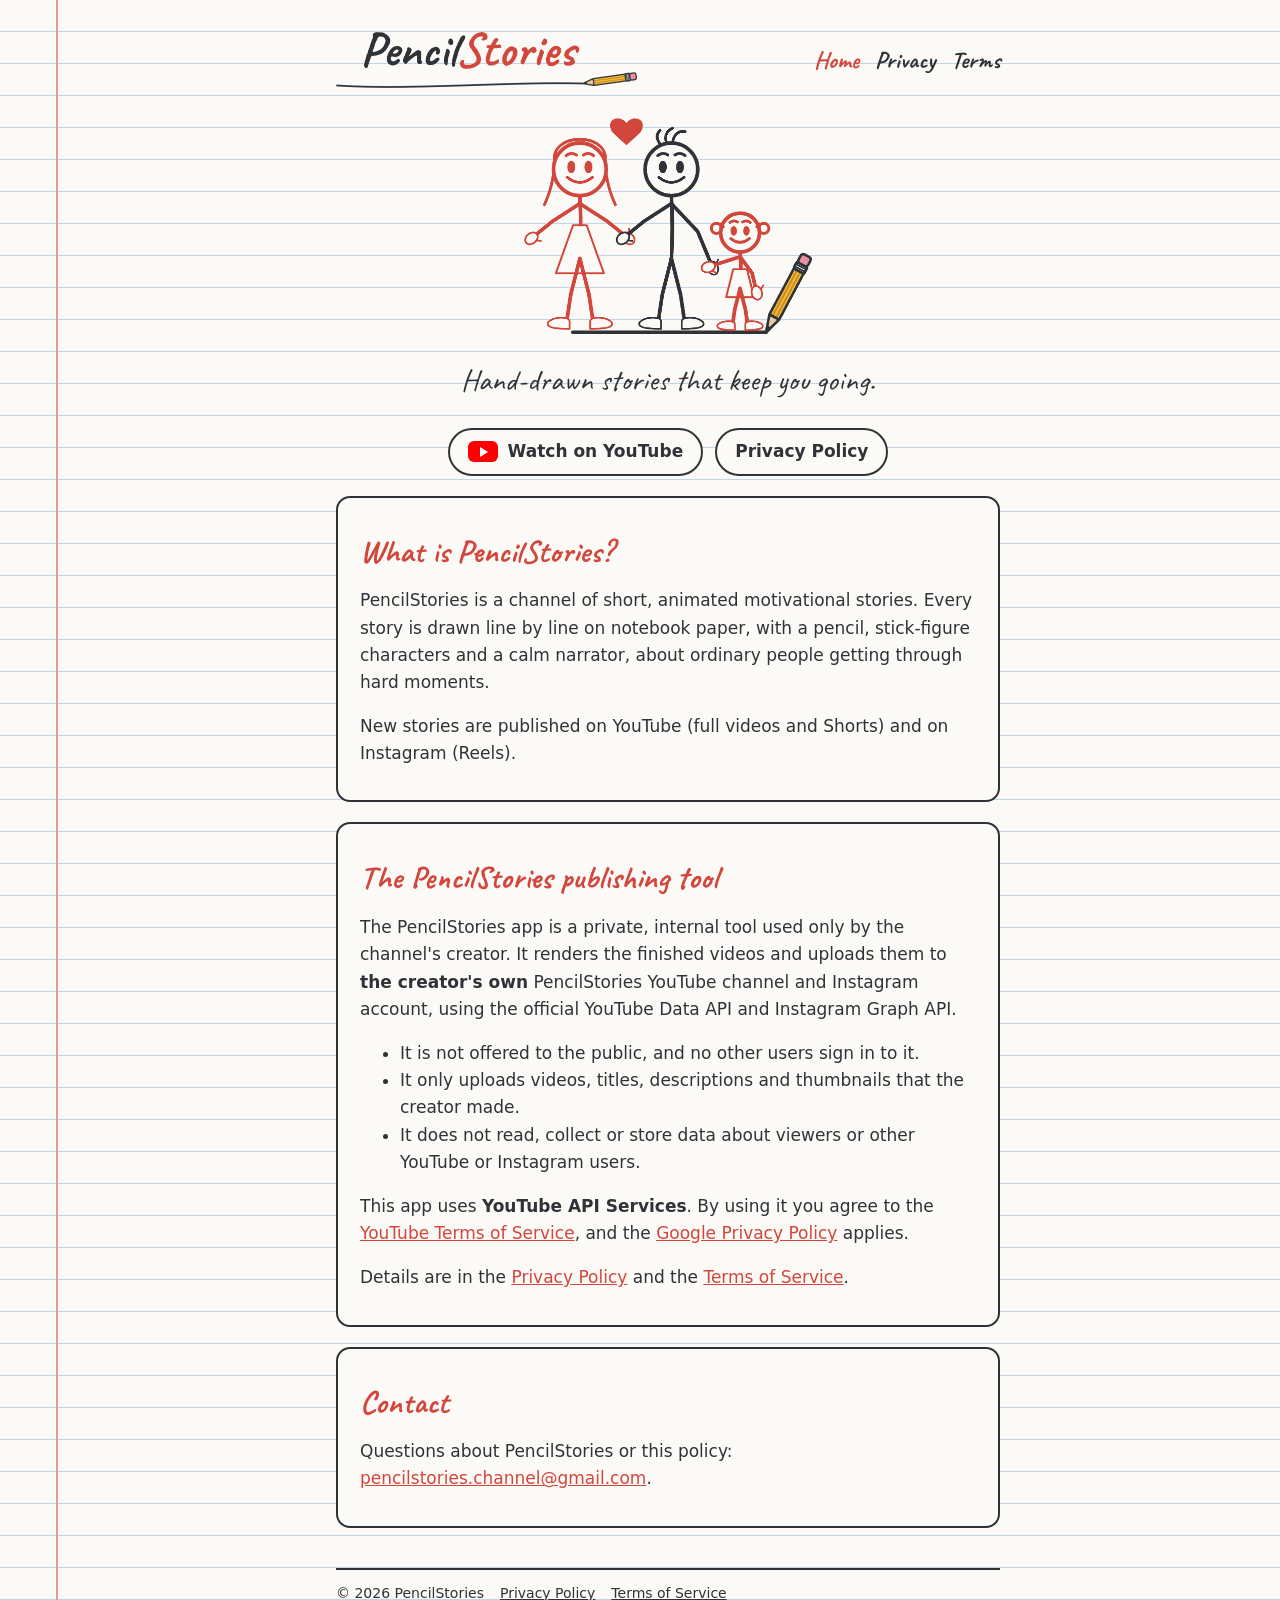
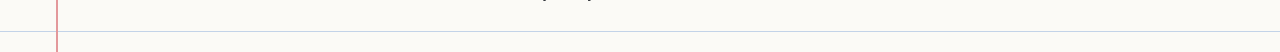
<file: index.html>
<!doctype html>
<html lang="en">
<head>
  <meta charset="utf-8">
  <meta name="viewport" content="width=device-width, initial-scale=1">
  <title>PencilStories</title>
  <meta name="description" content="PencilStories: hand-drawn stories that keep you going. Short animated motivational stories for YouTube and Instagram.">
  <link rel="icon" type="image/png" href="assets/favicon.png">
  <link rel="preconnect" href="https://fonts.googleapis.com">
  <link rel="preconnect" href="https://fonts.gstatic.com" crossorigin>
  <link href="https://fonts.googleapis.com/css2?family=Caveat:wght@500;700&display=swap" rel="stylesheet">
  <link rel="stylesheet" href="style.css?v=4">
</head>
<body>
<div class="wrap">
  <header>
    <a class="brand" href="./"><img src="assets/logo-wordmark.png" alt="PencilStories"></a>
    <nav><a href="./" aria-current="page">Home</a><a href="privacy.html">Privacy</a><a href="terms.html">Terms</a></nav>
  </header>

  <div class="hero"><img src="assets/family.png" alt="PencilStories logo: a hand-drawn stick-figure family holding hands"></div>
  <p class="tagline">Hand-drawn stories that keep you going.</p>
  <div class="links">
    <a class="btn yt" href="https://www.youtube.com/@pencilstorieschannel"><span class="yt-play" aria-hidden="true"></span>Watch on YouTube</a>
    <a class="btn" href="privacy.html">Privacy Policy</a>
  </div>

  <div class="card">
    <h2>What is PencilStories?</h2>
    <p>PencilStories is a channel of short, animated motivational stories. Every story is drawn line by line on notebook paper, with a pencil, stick-figure characters and a calm narrator, about ordinary people getting through hard moments.</p>
    <p>New stories are published on YouTube (full videos and Shorts) and on Instagram (Reels).</p>
  </div>

  <div class="card">
    <h2>The PencilStories publishing tool</h2>
    <p>The PencilStories app is a private, internal tool used only by the channel's creator. It renders the finished videos and uploads them to <strong>the creator's own</strong> PencilStories YouTube channel and Instagram account, using the official YouTube Data API and Instagram Graph API.</p>
    <ul>
      <li>It is not offered to the public, and no other users sign in to it.</li>
      <li>It only uploads videos, titles, descriptions and thumbnails that the creator made.</li>
      <li>It does not read, collect or store data about viewers or other YouTube or Instagram users.</li>
    </ul>
    <p>This app uses <strong>YouTube API Services</strong>. By using it you agree to the <a href="https://www.youtube.com/t/terms">YouTube Terms of Service</a>, and the <a href="https://policies.google.com/privacy">Google Privacy Policy</a> applies.</p>
    <p>Details are in the <a href="privacy.html">Privacy Policy</a> and the <a href="terms.html">Terms of Service</a>.</p>
  </div>

  <div class="card">
    <h2>Contact</h2>
    <p>Questions about PencilStories or this policy: <a href="mailto:pencilstories.channel@gmail.com">pencilstories.channel@gmail.com</a>.</p>
  </div>

  <footer>
    <span>&copy; 2026 PencilStories</span>
    <a href="privacy.html">Privacy Policy</a>
    <a href="terms.html">Terms of Service</a>
  </footer>
</div>
</body>
</html>
</file>
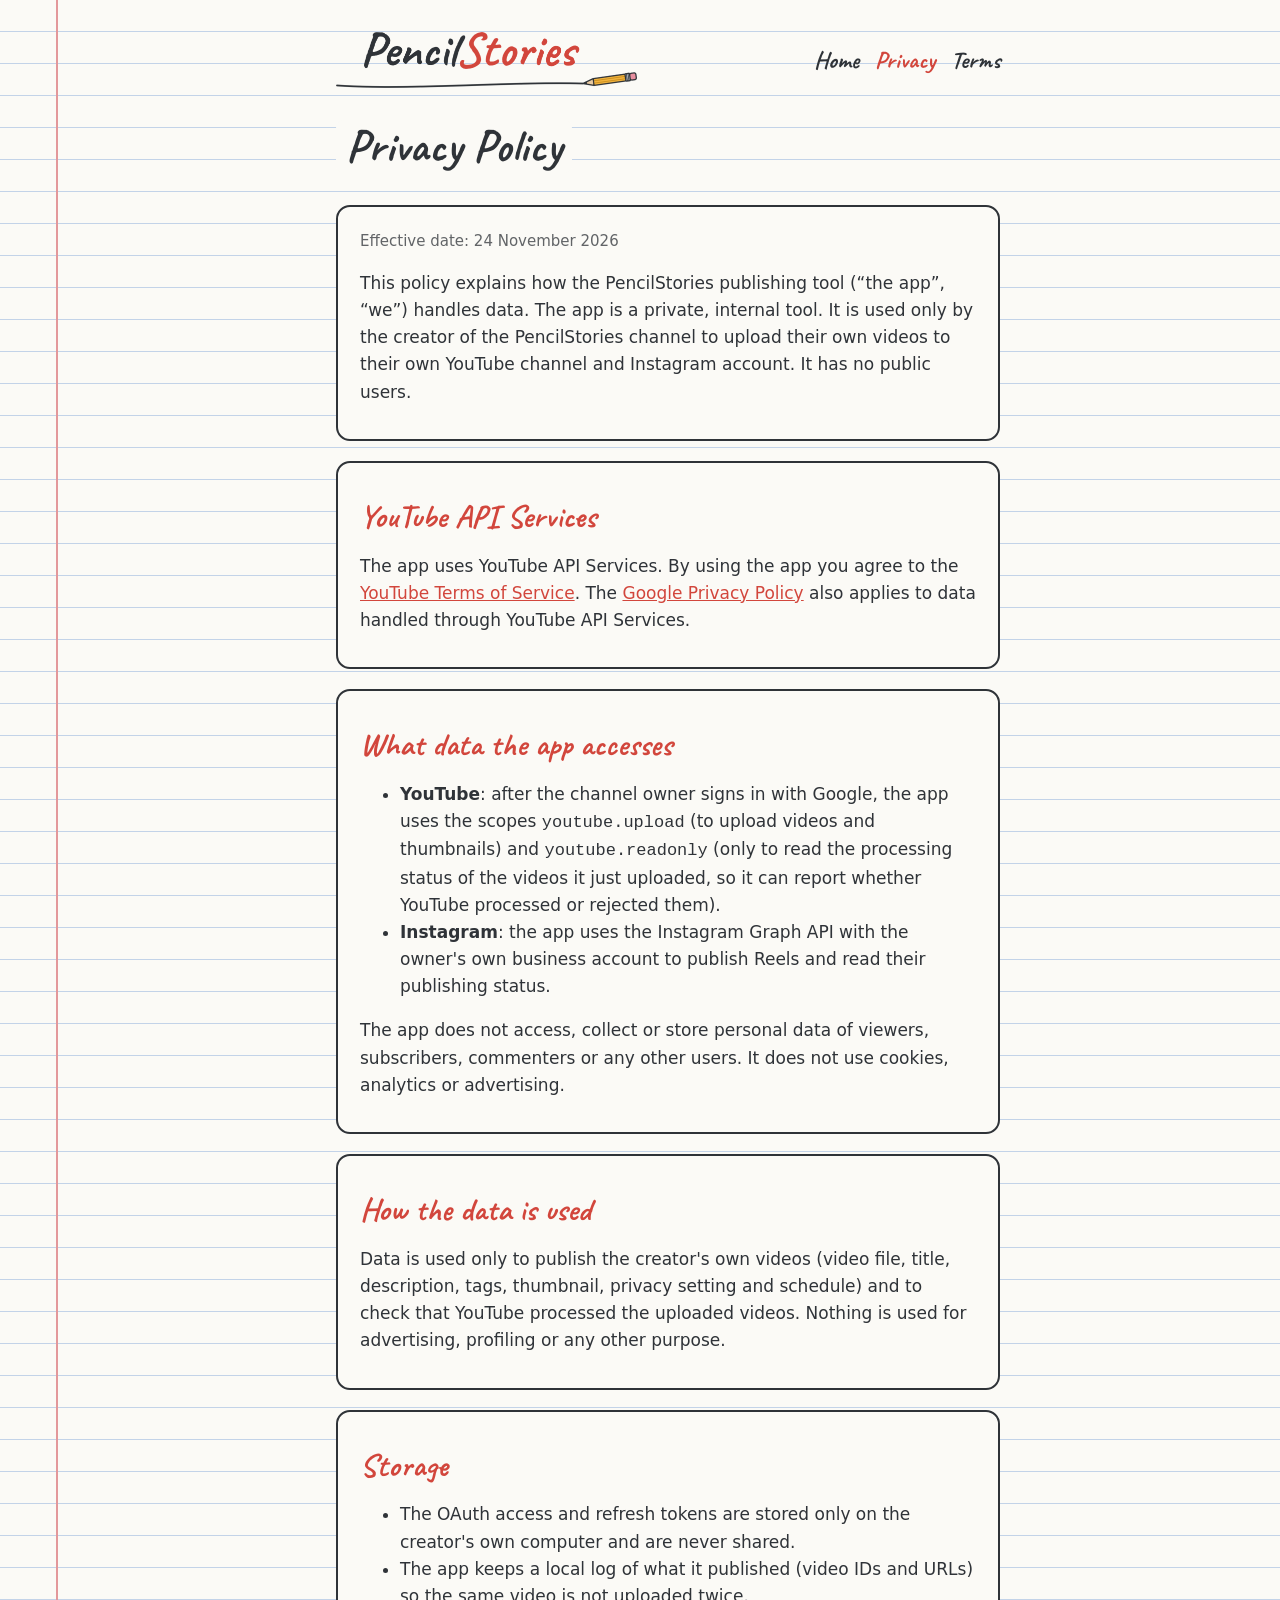
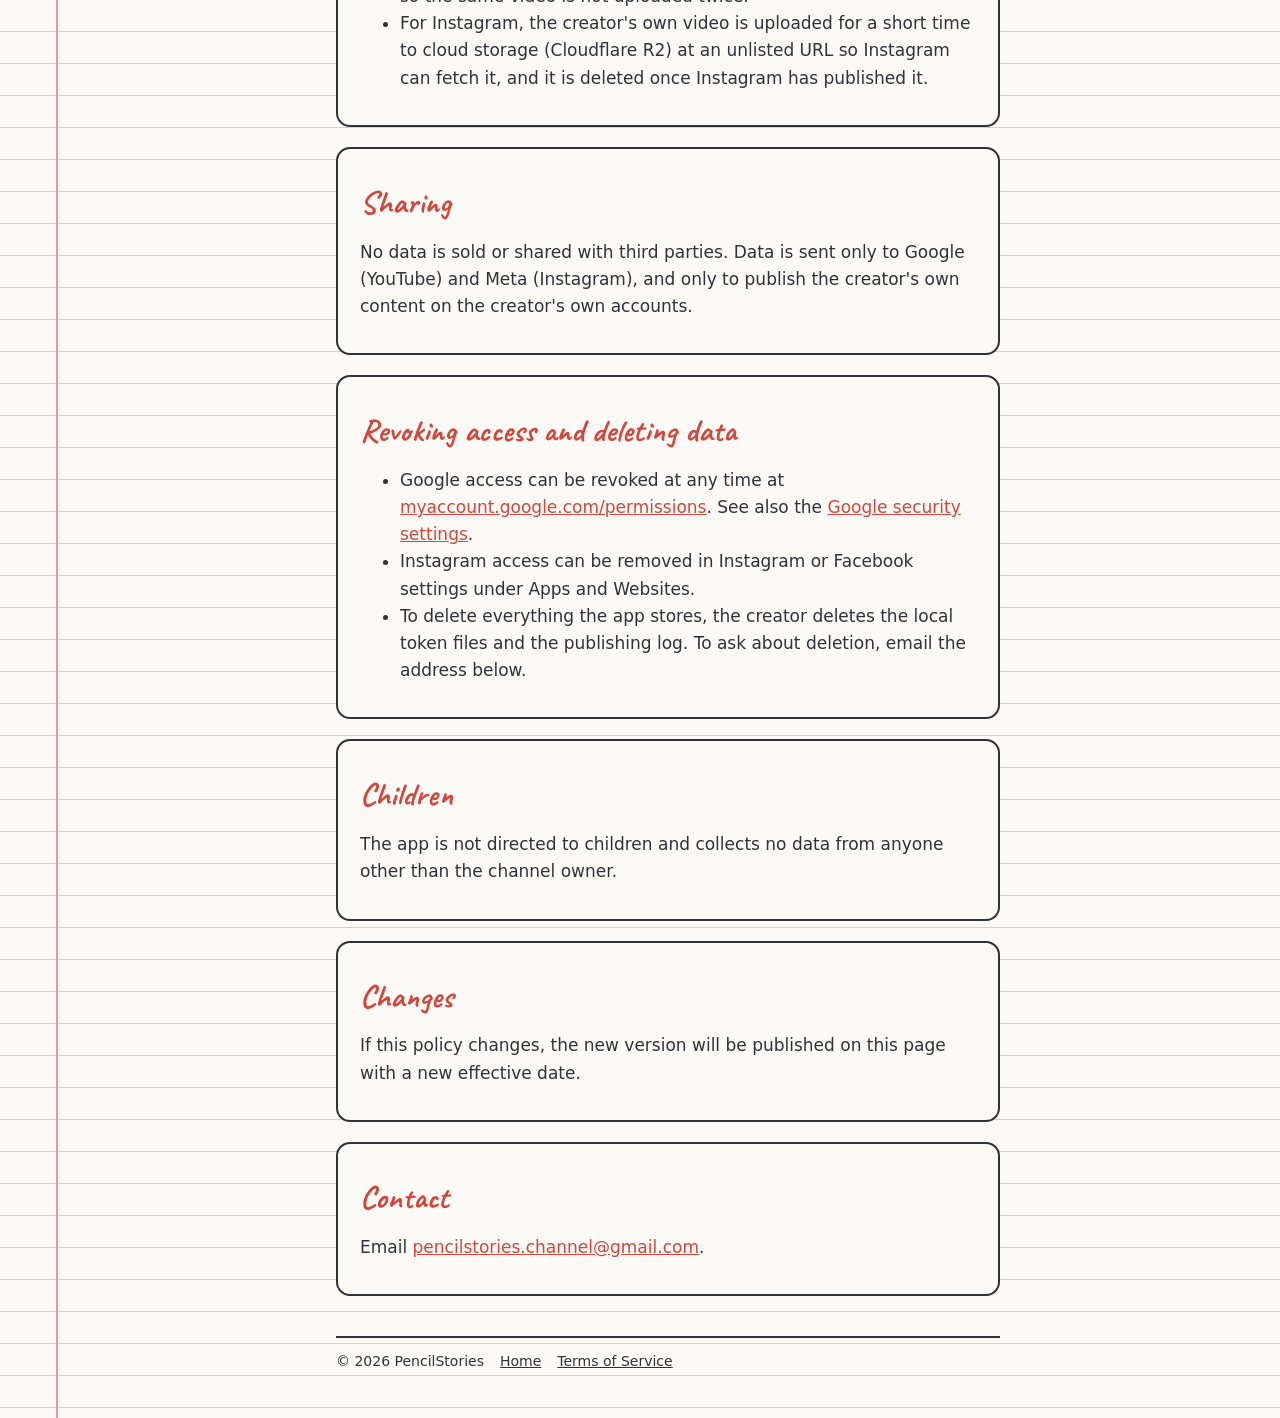
<file: privacy.html>
<!doctype html>
<html lang="en">
<head>
  <meta charset="utf-8">
  <meta name="viewport" content="width=device-width, initial-scale=1">
  <title>Privacy Policy · PencilStories</title>
  <meta name="description" content="Privacy Policy of the PencilStories publishing tool.">
  <link rel="icon" type="image/png" href="assets/favicon.png">
  <link rel="preconnect" href="https://fonts.googleapis.com">
  <link rel="preconnect" href="https://fonts.gstatic.com" crossorigin>
  <link href="https://fonts.googleapis.com/css2?family=Caveat:wght@500;700&display=swap" rel="stylesheet">
  <link rel="stylesheet" href="style.css?v=4">
</head>
<body>
<div class="wrap">
  <header>
    <a class="brand" href="./"><img src="assets/logo-wordmark.png" alt="PencilStories"></a>
    <nav><a href="./">Home</a><a href="privacy.html" aria-current="page">Privacy</a><a href="terms.html">Terms</a></nav>
  </header>

  <h1>Privacy Policy</h1>

  <div class="card">
    <p class="muted">Effective date: 24 November 2026</p>

    <p>This policy explains how the PencilStories publishing tool (“the app”, “we”) handles data. The app is a private, internal tool. It is used only by the creator of the PencilStories channel to upload their own videos to their own YouTube channel and Instagram account. It has no public users.</p>
  </div>

  <div class="card">
    <h2>YouTube API Services</h2>
    <p>The app uses YouTube API Services. By using the app you agree to the <a href="https://www.youtube.com/t/terms">YouTube Terms of Service</a>. The <a href="https://policies.google.com/privacy">Google Privacy Policy</a> also applies to data handled through YouTube API Services.</p>
  </div>

  <div class="card">
    <h2>What data the app accesses</h2>
    <ul>
      <li><strong>YouTube</strong>: after the channel owner signs in with Google, the app uses the scopes <code>youtube.upload</code> (to upload videos and thumbnails) and <code>youtube.readonly</code> (only to read the processing status of the videos it just uploaded, so it can report whether YouTube processed or rejected them).</li>
      <li><strong>Instagram</strong>: the app uses the Instagram Graph API with the owner's own business account to publish Reels and read their publishing status.</li>
    </ul>
    <p>The app does not access, collect or store personal data of viewers, subscribers, commenters or any other users. It does not use cookies, analytics or advertising.</p>
  </div>

  <div class="card">
    <h2>How the data is used</h2>
    <p>Data is used only to publish the creator's own videos (video file, title, description, tags, thumbnail, privacy setting and schedule) and to check that YouTube processed the uploaded videos. Nothing is used for advertising, profiling or any other purpose.</p>
  </div>

  <div class="card">
    <h2>Storage</h2>
    <ul>
      <li>The OAuth access and refresh tokens are stored only on the creator's own computer and are never shared.</li>
      <li>The app keeps a local log of what it published (video IDs and URLs) so the same video is not uploaded twice.</li>
      <li>For Instagram, the creator's own video is uploaded for a short time to cloud storage (Cloudflare R2) at an unlisted URL so Instagram can fetch it, and it is deleted once Instagram has published it.</li>
    </ul>
  </div>

  <div class="card">
    <h2>Sharing</h2>
    <p>No data is sold or shared with third parties. Data is sent only to Google (YouTube) and Meta (Instagram), and only to publish the creator's own content on the creator's own accounts.</p>
  </div>

  <div class="card">
    <h2>Revoking access and deleting data</h2>
    <ul>
      <li>Google access can be revoked at any time at <a href="https://myaccount.google.com/permissions">myaccount.google.com/permissions</a>. See also the <a href="https://security.google.com/settings/security/permissions">Google security settings</a>.</li>
      <li>Instagram access can be removed in Instagram or Facebook settings under Apps and Websites.</li>
      <li>To delete everything the app stores, the creator deletes the local token files and the publishing log. To ask about deletion, email the address below.</li>
    </ul>
  </div>

  <div class="card">
    <h2>Children</h2>
    <p>The app is not directed to children and collects no data from anyone other than the channel owner.</p>
  </div>

  <div class="card">
    <h2>Changes</h2>
    <p>If this policy changes, the new version will be published on this page with a new effective date.</p>
  </div>

  <div class="card">
    <h2>Contact</h2>
    <p>Email <a href="mailto:pencilstories.channel@gmail.com">pencilstories.channel@gmail.com</a>.</p>
  </div>

  <footer>
    <span>&copy; 2026 PencilStories</span>
    <a href="./">Home</a>
    <a href="terms.html">Terms of Service</a>
  </footer>
</div>
</body>
</html>
</file>
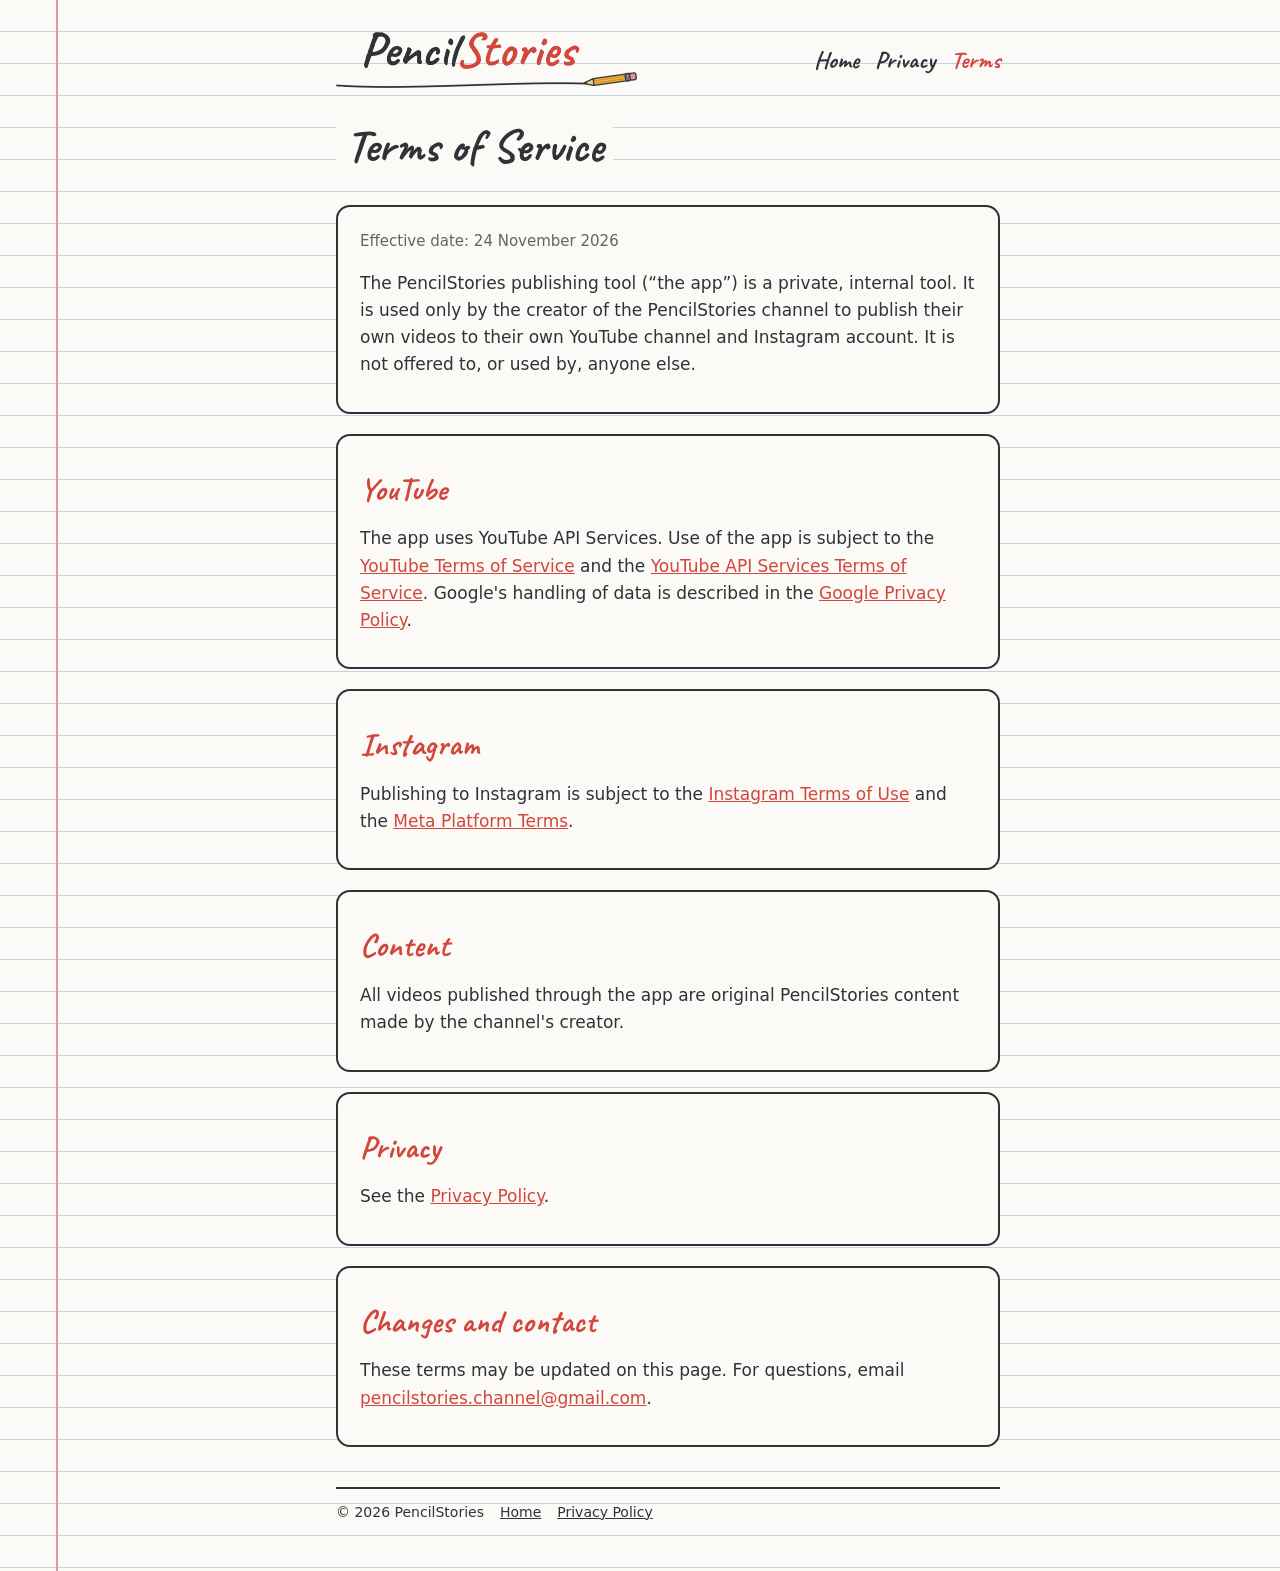
<file: terms.html>
<!doctype html>
<html lang="en">
<head>
  <meta charset="utf-8">
  <meta name="viewport" content="width=device-width, initial-scale=1">
  <title>Terms of Service · PencilStories</title>
  <meta name="description" content="Terms of Service of the PencilStories publishing tool.">
  <link rel="icon" type="image/png" href="assets/favicon.png">
  <link rel="preconnect" href="https://fonts.googleapis.com">
  <link rel="preconnect" href="https://fonts.gstatic.com" crossorigin>
  <link href="https://fonts.googleapis.com/css2?family=Caveat:wght@500;700&display=swap" rel="stylesheet">
  <link rel="stylesheet" href="style.css?v=4">
</head>
<body>
<div class="wrap">
  <header>
    <a class="brand" href="./"><img src="assets/logo-wordmark.png" alt="PencilStories"></a>
    <nav><a href="./">Home</a><a href="privacy.html">Privacy</a><a href="terms.html" aria-current="page">Terms</a></nav>
  </header>

  <h1>Terms of Service</h1>

  <div class="card">
    <p class="muted">Effective date: 24 November 2026</p>

    <p>The PencilStories publishing tool (“the app”) is a private, internal tool. It is used only by the creator of the PencilStories channel to publish their own videos to their own YouTube channel and Instagram account. It is not offered to, or used by, anyone else.</p>
  </div>

  <div class="card">
    <h2>YouTube</h2>
    <p>The app uses YouTube API Services. Use of the app is subject to the <a href="https://www.youtube.com/t/terms">YouTube Terms of Service</a> and the <a href="https://developers.google.com/youtube/terms/api-services-terms-of-service">YouTube API Services Terms of Service</a>. Google's handling of data is described in the <a href="https://policies.google.com/privacy">Google Privacy Policy</a>.</p>
  </div>

  <div class="card">
    <h2>Instagram</h2>
    <p>Publishing to Instagram is subject to the <a href="https://help.instagram.com/581066165581870">Instagram Terms of Use</a> and the <a href="https://developers.facebook.com/terms">Meta Platform Terms</a>.</p>
  </div>

  <div class="card">
    <h2>Content</h2>
    <p>All videos published through the app are original PencilStories content made by the channel's creator.</p>
  </div>

  <div class="card">
    <h2>Privacy</h2>
    <p>See the <a href="privacy.html">Privacy Policy</a>.</p>
  </div>

  <div class="card">
    <h2>Changes and contact</h2>
    <p>These terms may be updated on this page. For questions, email <a href="mailto:pencilstories.channel@gmail.com">pencilstories.channel@gmail.com</a>.</p>
  </div>

  <footer>
    <span>&copy; 2026 PencilStories</span>
    <a href="./">Home</a>
    <a href="privacy.html">Privacy Policy</a>
  </footer>
</div>
</body>
</html>
</file>
<file: style.css>
:root {
  --paper: #fbfaf6;
  --ink: #2f3338;
  --red: #d2463c;
  --rule: #c3d3e8;
  --margin: #e3989b;
  --pencil: #f2b33d;
}
* { box-sizing: border-box; }
html { -webkit-text-size-adjust: 100%; }
body {
  margin: 0;
  color: var(--ink);
  background-color: var(--paper);
  background-image:
    linear-gradient(to right, transparent 56px, var(--margin) 56px, var(--margin) 58px, transparent 58px),
    repeating-linear-gradient(to bottom, transparent 0, transparent 31px, var(--rule) 31px, var(--rule) 32px);
  font: 17px/1.6 system-ui, -apple-system, "Segoe UI", Roboto, sans-serif;
}
.wrap { max-width: 760px; margin: 0 auto; padding: 32px 20px 48px 76px; }
header { display: flex; align-items: center; justify-content: space-between; gap: 16px; flex-wrap: wrap; margin-bottom: 24px; }
header a.brand img { height: 56px; width: auto; display: block; }
nav a { color: var(--ink); margin-left: 16px; font-family: "Caveat", cursive; font-size: 24px; font-weight: 700; text-decoration: none; }
nav a:hover, nav a[aria-current] { color: var(--red); }
h1, h2 { font-family: "Caveat", cursive; font-weight: 700; line-height: 1.15; }
h1 { font-size: 46px; margin: 8px 0 12px; display: inline-block; background: var(--paper); padding: 0 10px; border-radius: 8px; }
h2 { font-size: 32px; margin: 32px 0 8px; color: var(--red); }
a { color: var(--red); }
.hero { text-align: center; margin: 24px 0 8px; }
.hero img { width: 300px; max-width: 80%; height: auto; display: inline-block; }
.tagline { font-family: "Caveat", cursive; font-size: 30px; text-align: center; margin: 8px 0 24px; }
.card { background: var(--paper); border: 2px solid var(--ink); border-radius: 14px; padding: 4px 22px 16px; margin: 20px 0; }
.links { display: flex; gap: 12px; flex-wrap: wrap; justify-content: center; margin: 16px 0; }
.btn { display: inline-block; padding: 8px 18px; border: 2px solid var(--ink); border-radius: 999px; background: var(--paper); color: var(--ink); text-decoration: none; font-weight: 600; }
.btn:hover { background: var(--pencil); }
footer { margin-top: 40px; padding-top: 12px; border-top: 2px solid var(--ink); font-size: 14px; display: flex; gap: 16px; flex-wrap: wrap; }
footer a { color: var(--ink); }
.muted { opacity: .75; font-size: 15px; }
@media (max-width: 560px) {
  body { background-image: repeating-linear-gradient(to bottom, transparent 0, transparent 31px, var(--rule) 31px, var(--rule) 32px); }
  .wrap { padding: 20px 16px 40px; }
  nav a { margin: 0 14px 0 0; }
  h1 { font-size: 38px; }
}
.card .muted { margin-top: 18px; }
.btn.yt { display: inline-flex; align-items: center; gap: 10px; }
.yt-play { width: 30px; height: 21px; border-radius: 6px; background: #ff0000; position: relative; flex: none; }
.yt-play::after { content: ""; position: absolute; left: 12px; top: 5.5px; border-style: solid; border-width: 5px 0 5px 8.5px; border-color: transparent transparent transparent #fff; }
</file>
